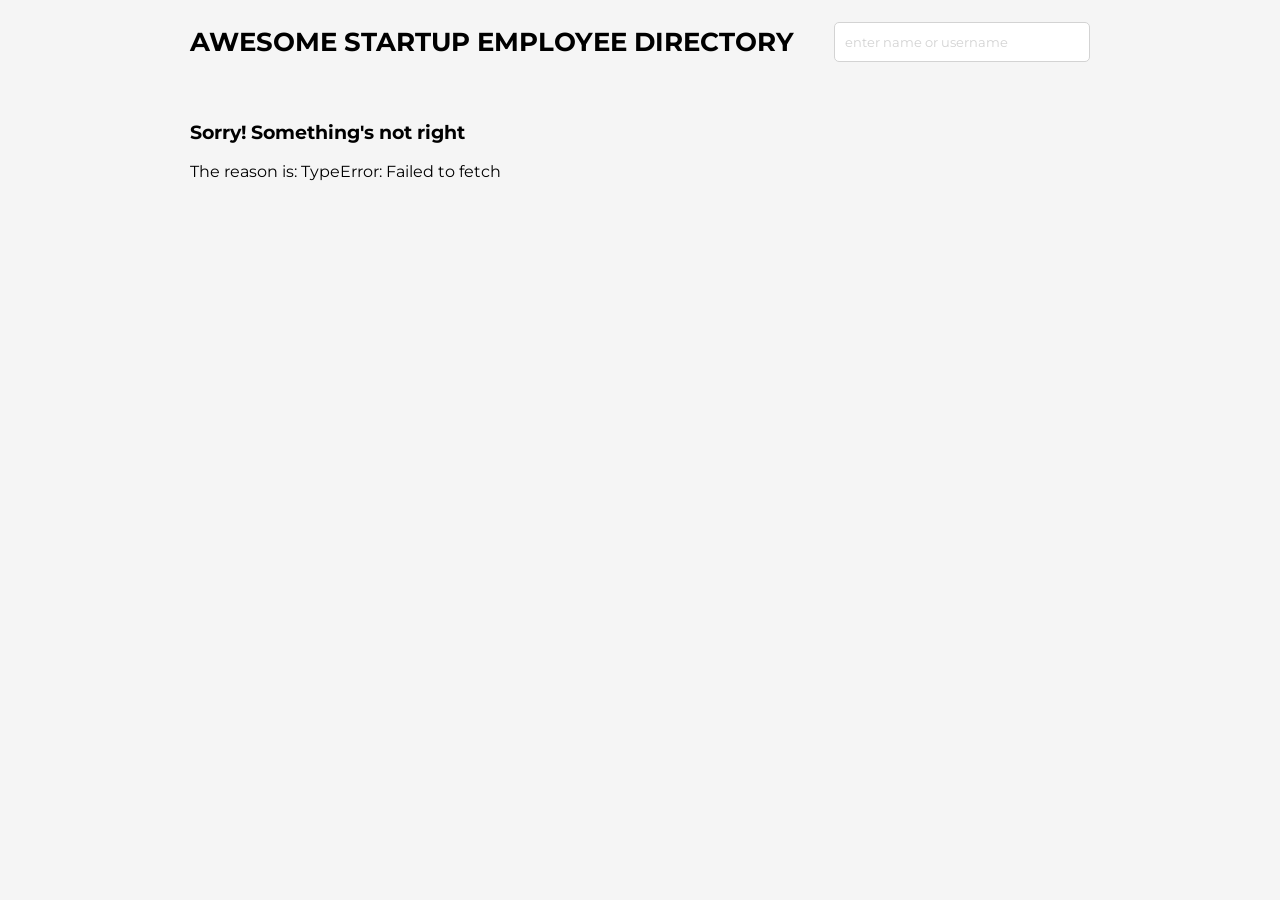
<file: projects/employee_directory_v1/index.html>
<!DOCTYPE html>
<html lang="en">
<head>
  <meta charset="UTF-8">
  <meta name="viewport" content="width=device-width, initial-scale=1.0">
  <meta http-equiv="X-UA-Compatible" content="ie=edge">
  <link rel="stylesheet" href="css/normalize.css">
  <link href="https://fonts.googleapis.com/css?family=Montserrat:300,700&display=swap" rel="stylesheet">
  <link rel="stylesheet" href="css/style.css">
  <title>employee directory</title>
</head>
<body>
  <div class="wrapper">
    <header>
      <h1 class="title">awesome startup employee directory</h1>
      <input type="text" class="search" placeholder="enter name or username">
    </header>
    <main class="grid">
    </main>
    <div class="modal">
      <div class="modal-content">
      </div>
    </div>
  </div> <!-- end of .wrapper -->
  <script src="js/main.js"></script>
</body>
</html>
</file>
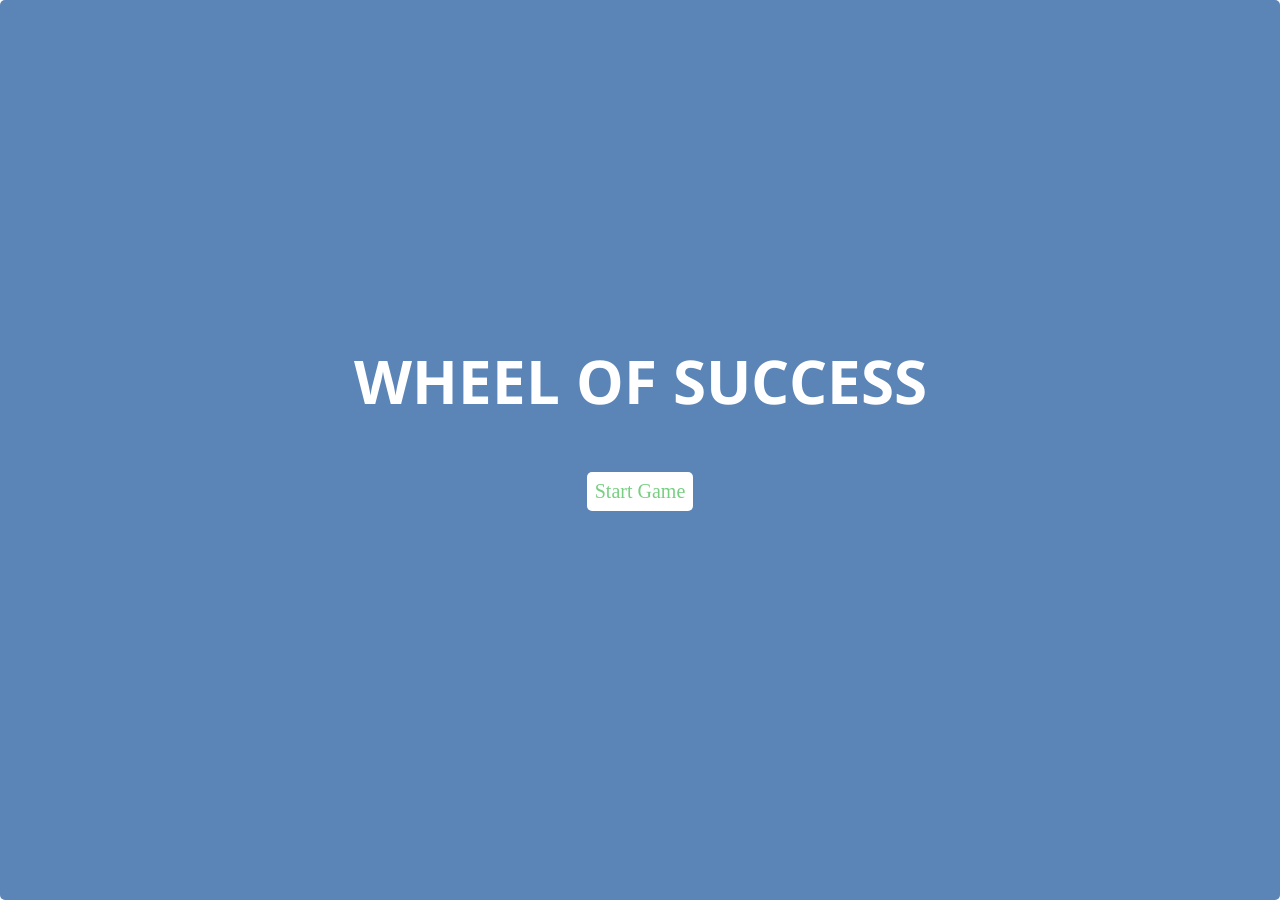
<file: projects/game_show_app_v1.2/index.html>
<!DOCTYPE html>
<html lang="en">
  <head>
    <meta charset="utf-8">
    <title>Wheel of Success!</title>
    <meta name="viewport" content="width=device-width, initial-scale=1.0">
    <link href="css/styles.css" rel="stylesheet">
  </head>
  <body>
    <div class="main-container">
      <div id="overlay" class="start">
        <h2 class="title">Wheel of Success</h2>
        <a class="btn__reset">Start Game</a>
      </div>

      <div id="banner" class="section">
        <h2 class="header">Wheel of Success</h2>
      </div>

      <div id="phrase" class="section">
        <ul></ul>
      </div>
      <div id="qwerty" class="section">
        <div class="keyrow">
          <button>q</button><button>w</button><button>e</button><button>r</button><button>t</button><button>y</button><button>u</button><button>i</button><button>o</button><button>p</button>
        </div>
        <div class="keyrow">
          <button>a</button><button>s</button><button>d</button><button>f</button><button>g</button><button>h</button><button>j</button><button>k</button><button>l</button>
        </div>
        <div class="keyrow">
          <button>z</button><button>x</button><button>c</button><button>v</button><button>b</button><button>n</button><button>m</button>
        </div>
      </div>

      <div id="scoreboard" class="section">
        <ol>
          <li class="tries"><img src="images/liveHeart.png" height="35px" width="30px"></li>
          <li class="tries"><img src="images/liveHeart.png" height="35px" width="30px"></li>
          <li class="tries"><img src="images/liveHeart.png" height="35px" width="30px"></li>
          <li class="tries"><img src="images/liveHeart.png" height="35px" width="30px"></li>
          <li class="tries"><img src="images/liveHeart.png" height="35px" width="30px"></li>
        </ol>
      </div>
    </div>
    <script type="text/javascript" src="js/phrases.js"></script>
    <script type="text/javascript" src="js/app.js"></script>
  </body>
</html>
</file>
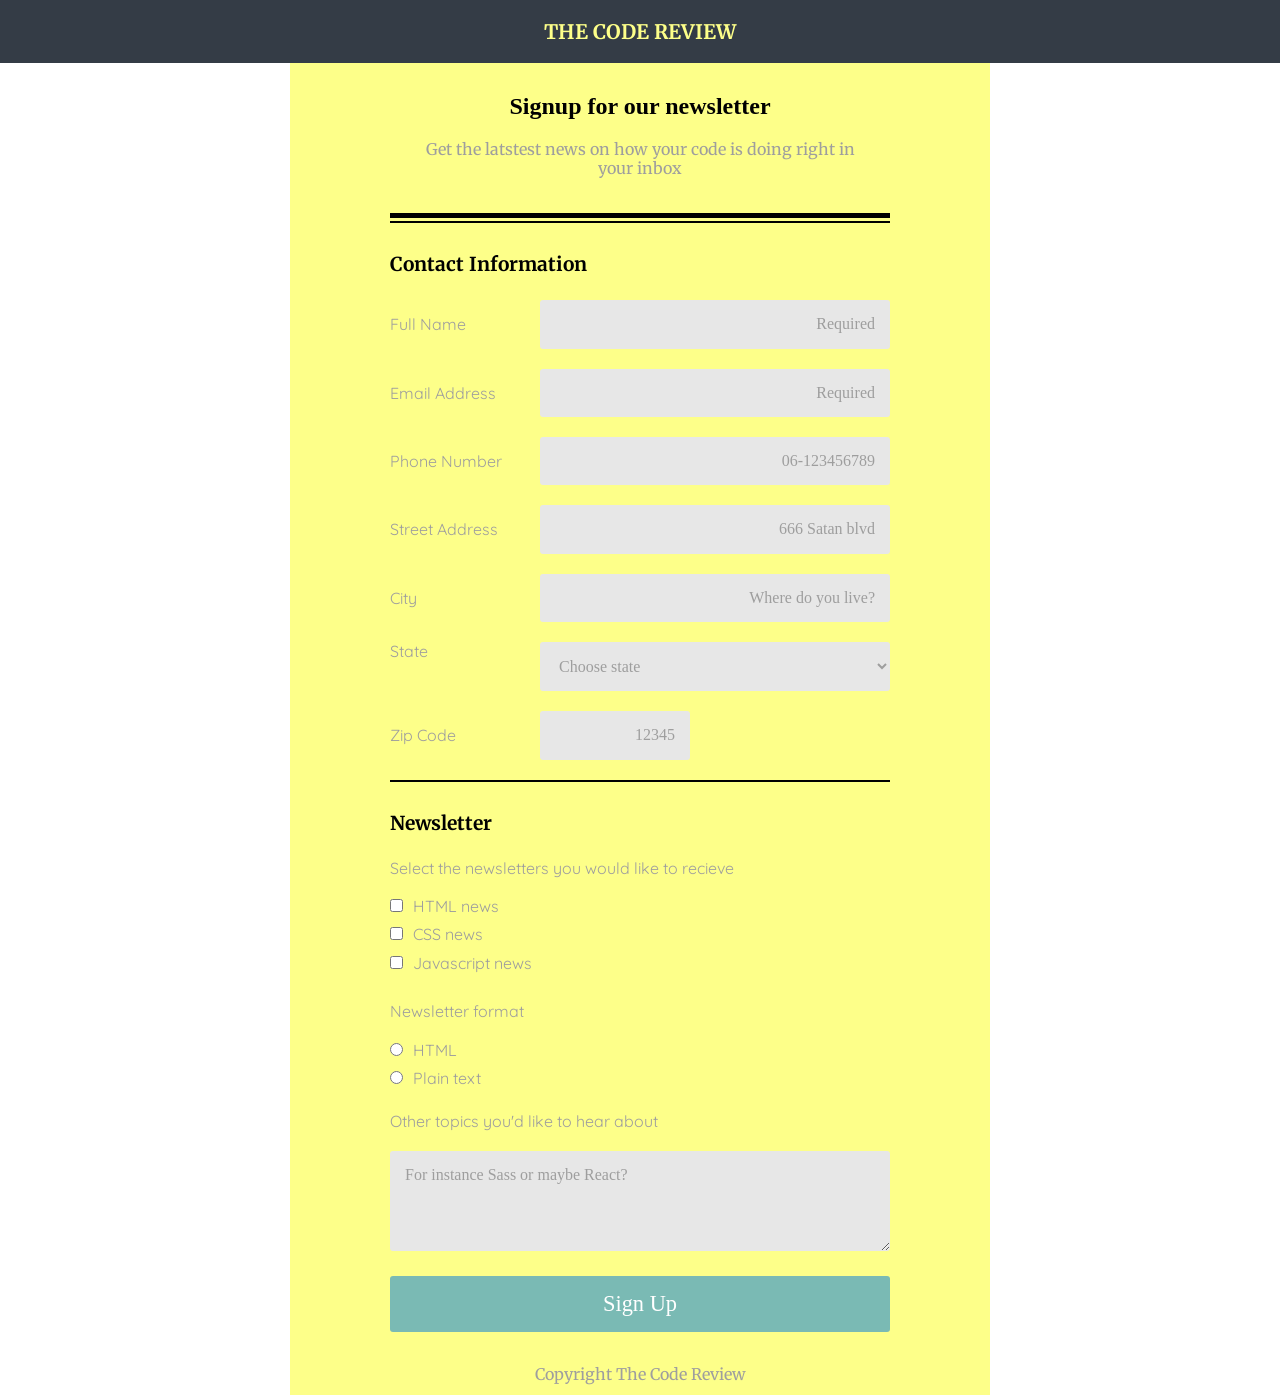
<file: projects/online_registration_v4/index.html>
<!DOCTYPE html>
<html lang="en">
  <head>
    <meta charset="UTF-8">
    <meta name="viewport" content="width=device-width,initial-scale=1">
    <title>Adriaan's online registration V4</title>
    <link rel="stylesheet" href="css/normalize.css" type="text/css">
    <link href="https://fonts.googleapis.com/css?family=Merriweather:400,700|Quicksand&display=swap" rel="stylesheet">
    <link rel="stylesheet" href="css/style.css" type="text/css">
  </head>
  <body>

    <header>
      <h1>the code review</h1>

    </header>

    <div class="wrapper">
      <div class="signup-text">
        <h2>Signup for our newsletter</h2>
        <p>Get the latstest news on how your code is doing right in your inbox</p>
      </div>
      <main>
        <form action="#" method="post" id="main_form">
          <fieldset id="first-fs">
            <legend>Contact Information</legend>
          <div class="first">
              <label for="name">Full Name</label>
                  <input type="text" id="name" name="user_name" required  placeholder="Required">
              <label for="email">Email Address</label>
                <input type="email" id="email" name="user_email" required   placeholder="Required">
              <label for="phone">Phone Number</label>
                <input type="tel" id="phone" name="user_phone" placeholder="06-123456789">
              <label for="address">Street Address</label>
                <input type="text" id="address" name="user_address" placeholder="666 Satan blvd">
              <label for="city">City</label>
                <input type="text" id="city" name="user_city" placeholder="Where do you live?">

              <label for="state">State</label>
                <select id="state" name="user_state">
                    <option value="" hidden>Choose state</option>
                  <optgroup label="US STATES">
                    <option value="AL">Alabama</option>
                  	<option value="AK">Alaska</option>
                  	<option value="AZ">Arizona</option>
                  	<option value="AR">Arkansas</option>
                  	<option value="CA">California</option>
                  	<option value="CO">Colorado</option>
                  	<option value="CT">Connecticut</option>
                  	<option value="DE">Delaware</option>
                  	<option value="DC">District Of Columbia</option>
                  	<option value="FL">Florida</option>
                  	<option value="GA">Georgia</option>
                  	<option value="HI">Hawaii</option>
                  	<option value="ID">Idaho</option>
                  	<option value="IL">Illinois</option>
                  	<option value="IN">Indiana</option>
                  	<option value="IA">Iowa</option>
                  	<option value="KS">Kansas</option>
                  	<option value="KY">Kentucky</option>
                  	<option value="LA">Louisiana</option>
                  	<option value="ME">Maine</option>
                  	<option value="MD">Maryland</option>
                  	<option value="MA">Massachusetts</option>
                  	<option value="MI">Michigan</option>
                  	<option value="MN">Minnesota</option>
                  	<option value="MS">Mississippi</option>
                  	<option value="MO">Missouri</option>
                  	<option value="MT">Montana</option>
                  	<option value="NE">Nebraska</option>
                  	<option value="NV">Nevada</option>
                  	<option value="NH">New Hampshire</option>
                  	<option value="NJ">New Jersey</option>
                  	<option value="NM">New Mexico</option>
                  	<option value="NY">New York</option>
                  	<option value="NC">North Carolina</option>
                  	<option value="ND">North Dakota</option>
                  	<option value="OH">Ohio</option>
                  	<option value="OK">Oklahoma</option>
                  	<option value="OR">Oregon</option>
                  	<option value="PA">Pennsylvania</option>
                  	<option value="RI">Rhode Island</option>
                  	<option value="SC">South Carolina</option>
                  	<option value="SD">South Dakota</option>
                  	<option value="TN">Tennessee</option>
                  	<option value="TX">Texas</option>
                  	<option value="UT">Utah</option>
                  	<option value="VT">Vermont</option>
                  	<option value="VA">Virginia</option>
                  	<option value="WA">Washington</option>
                  	<option value="WV">West Virginia</option>
                  	<option value="WI">Wisconsin</option>
                  	<option value="WY">Wyoming</option>
                  <optgroup label="OUTLYING TERRITORIES">
                    <option value="AS">American Samoa</option>
                    <option value="GU">Guam</option>
                    <option value="MP">Northern Mariana Islands</option>
                    <option value="PR">Puerto Rico</option>
                    <option value="UM">United States Minor Outlying Islands</option>
                    <option value="VI">Virgin Islands</option>
                </select>
              <label for="zip">Zip Code</label>
                <input type="text" id="zip" name="user_zipcode" placeholder="12345">
              </div><!--end of first div -->
            </fieldset>

          <fieldset id="second-fs">
            <legend>Newsletter</legend>
              <label id="newsletter"> Select the newsletters you would like to recieve</label>

                <input type="checkbox" id="HTML_news" value="HTML" name="newsletter">
                  <label for="HTML_news">HTML news</label>

                <input type="checkbox" id="CSS_news" value="CSS" name="newsletter">
                  <label for="CSS_news">CSS news</label>

                <input type="checkbox" id="javascript_news" value="Javascript" name="newsletter">
                  <label for="javascript_news">Javascript news</label>


              <label id="nl-format"> Newsletter format</label>
                <input type="radio" id="HTML_format" value="HTML" name="format">
                  <label for="HTML_format">HTML</label>
                <input type="radio" id="plain_format" value="CSS" name="format">
                  <label for="plain_format">Plain text</label>
              <label for="other_topics">Other topics you'd like to hear about</label>
              <textarea id="other_topics" name="topics" placeholder="For instance Sass or maybe React?"></textarea>
          </fieldset>

          <button type="submit" form="main_form">Sign Up</button>

        </form>
      </main>
      <footer>
        <p>Copyright The Code Review</p>
      </footer>
    </div><!-- end of wrapper -->
  </body>
</html>
</file>
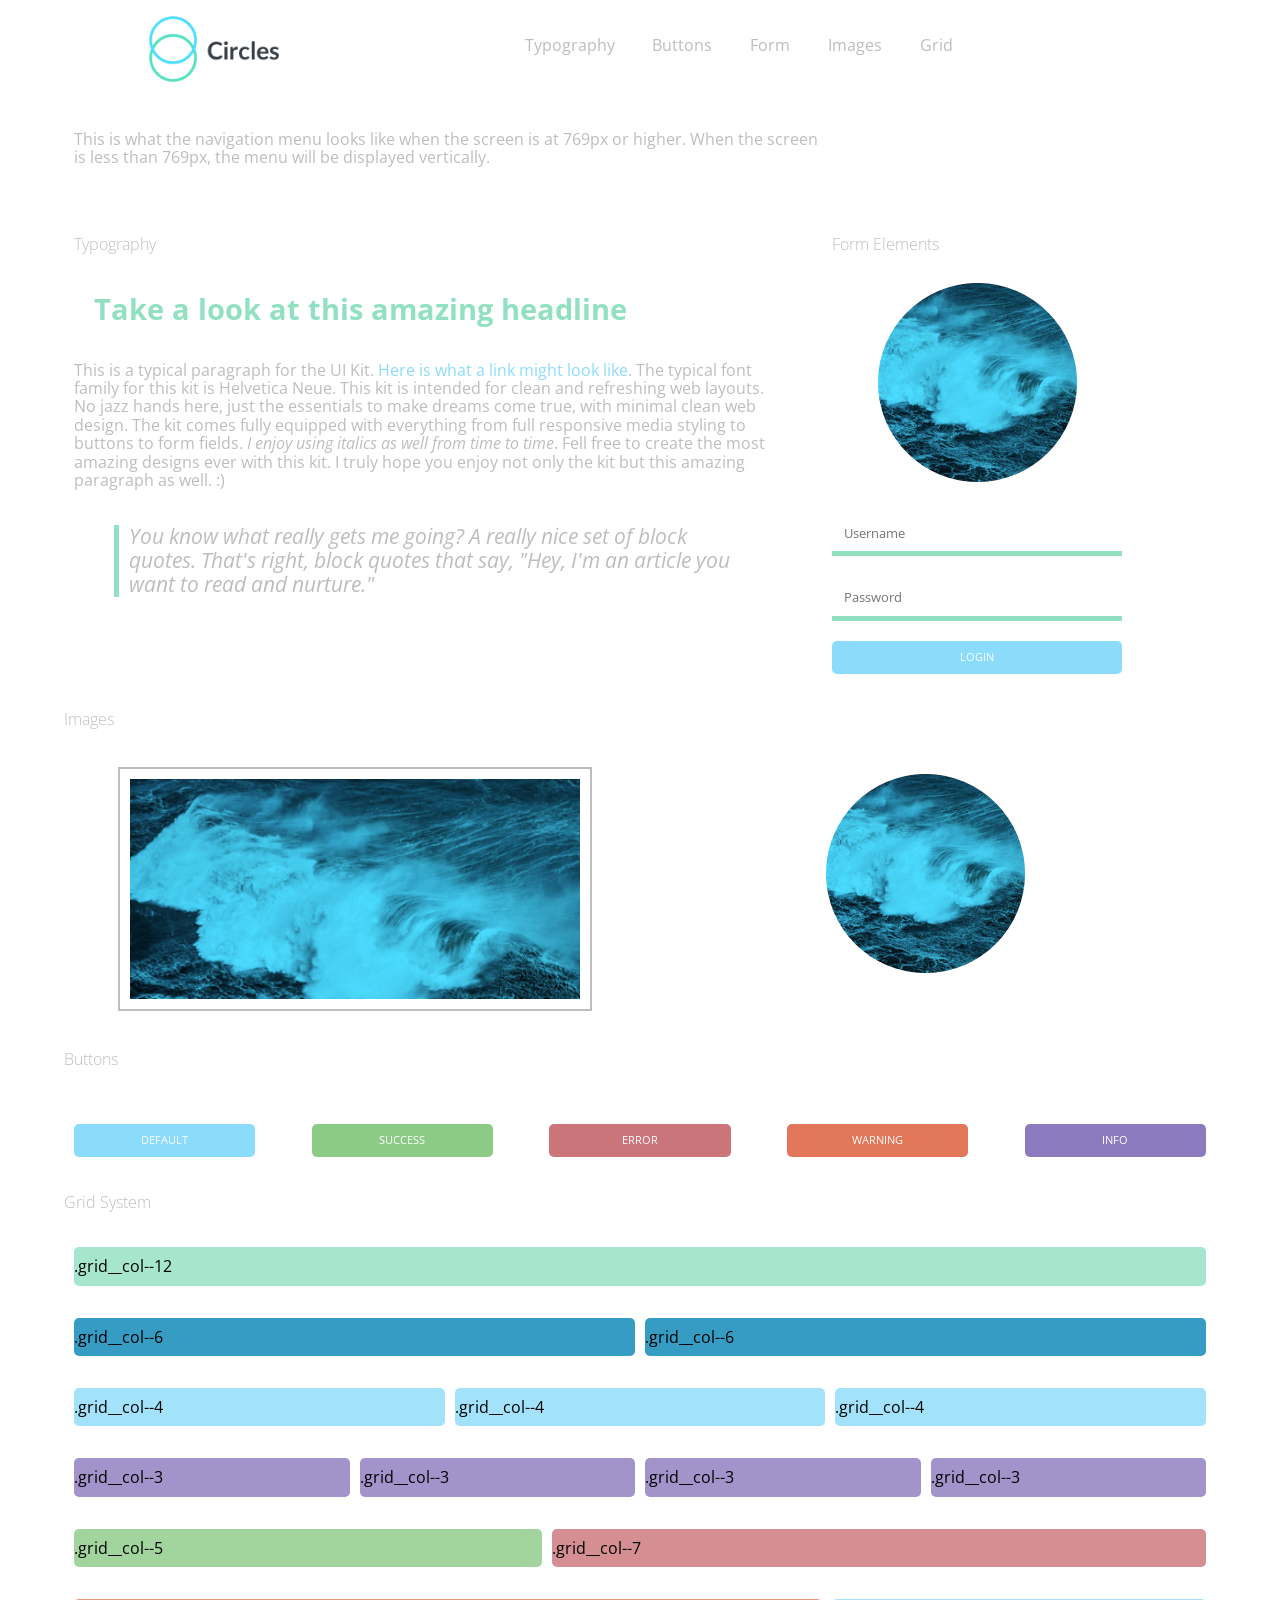
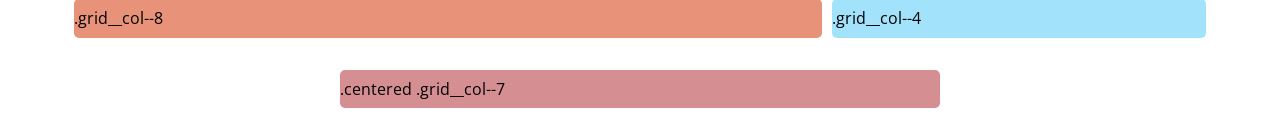
<file: projects/style_guide_v6/index.html>
<!doctype html>
<html lang="en">

<head>
  <meta charset="utf-8">
  <title>Circles UI Kit</title>
  <meta name="viewport" content="width=device-width, initial-scale=1">
  <link rel="stylesheet" href="css/styles.css">
</head>
<!--
    List of classes used
dhbdvbdvabdrvjabdbv.akjd
    Grid:
    .container
    .grid__row
    .grid__col--1
    .grid__col--2
    .grid__col--3
    .grid__col--4
    .grid__col--5
    .grid__col--6
    .grid__col--7
    .grid__col--8
    .grid__col--9
    .grid__col--10
    .grid__col--11
    .grid__col--12
    .card
    .centered
    .theme__colors
    (.grid__col--1, .grid__col--2, .grid__col--10, and .grid__col--11 are not used here in the HTML but would be good to include in the Sass)

    Typography:
    .container
    .link
    .blockquote
    .headline--primary
    .headline--secondary

    Image:
    .img--logo
    .img--frame
    .img--avatar

    Navigation:
    .nav
    .nav__item

    Buttons:
    .btn--default
    .btn--success
    .btn--error
    .btn--warning
    .btn--info
    .theme__colors

    Forms:
    .form
    .form__label--hidden
    .form__input

  -->

<body class="container">
  <div class="grid__row">
    <div class="grid__col--3">
      <a class="link" href="/">
        <img class="img--logo" alt="circles logo" src="images/logo.png">
      </a>
    </div>
    <div class="grid__col--9">
      <nav role="navigation">
        <ul class="nav">
          <li class="nav__item"><a href="#type">Typography</a></li>
          <li class="nav__item"><a href="#buttons">Buttons</a></li>
          <li class="nav__item"><a href="#forms">Form</a></li>
          <li class="nav__item"><a href="#images">Images</a></li>
          <li class="nav__item"><a href="#grid">Grid</a></li>
        </ul>
      </nav>
    </div>
  </div>

  <div class="grid__row">
    <div class="grid__col--12">
      <div class="card">
        <p>This is what the navigation menu looks like when the screen is at 769px or higher. When the screen is less
          than 769px,
          the menu will be displayed vertically.</p>
      </div>
    </div>
  </div>

  <div class="grid__row">
    <div class="grid__col--8">
      <div class="card">
        <h4 id="type" class="headline--secondary">Typography</h4>
        <h1 class="headline--primary">Take a look at this amazing headline</h1>
        <p>This is a typical paragraph for the UI Kit. <a href="#" class="link">Here is what a link might look like</a>.
          The
          typical font family for this kit is Helvetica Neue. This kit is intended for clean and refreshing web layouts.
          No jazz hands here, just the essentials to make dreams come true, with minimal clean web design. The kit comes
          fully equipped with everything from full responsive media styling to buttons to form fields. <em>I enjoy using
            italics as well from time to time</em>.
          Fell free to create the most amazing designs ever with this kit. I truly hope you enjoy not only the kit but
          this
          amazing paragraph as well. :)</p>
        <blockquote class="blockquote">You know what really gets me going? A really nice set of block quotes. That's
          right, block quotes that say, "Hey,
          I'm an article you want to read and nurture."</blockquote>
      </div>
    </div>
    <div class="grid__col--4">
      <form class="form">
        <legend id="forms" class="headline--secondary">Form Elements</legend>
        <img class="img--avatar" src="images/avatar.png" alt="Avatar">
        <label class="form__label--hidden" for="username">Username:</label>
        <input class="form__input" type="text" id="username" placeholder="Username">
        <label class="form__label--hidden" for="password">Password:</label>
        <input class="form__input" type="password" id="password" placeholder="Password">
        <button class="btn--default theme__colors" type="submit" value="Login">Login</button>
      </form>
    </div>
  </div>

  <h4 id="images" class="headline--secondary">Images</h4>

  <div class="grid__row">
    <div class="grid__col--6">
      <img class="img--frame" src="images/image.png" alt="sample image">
    </div>
    <div class="grid__col--6">
      <img class="img--avatar" src="images/avatar.png" alt="Avatar">
    </div>
  </div>

  <h4 id="buttons" class="headline--secondary">Buttons</h4>

  <div class="grid__row">
    <div class="grid__col--12">
      <button class="btn--default theme__colors">default</button>
      <button class="btn--success theme__colors">success</button>
      <button class="btn--error theme__colors">error</button>
      <button class="btn--warning theme__colors">warning</button>
      <button class="btn--info theme__colors">info</button>
    </div>
  </div>

  <h4 id="grid" class="headline--secondary">Grid System</h4>

  <div class="grid__row">
    <div class="grid__col--12 theme__colors">.grid__col--12</div>
  </div>
  <div class="grid__row">
    <div class="grid__col--6 theme__colors">.grid__col--6</div>
    <div class="grid__col--6 theme__colors">.grid__col--6</div>
  </div>
  <div class="grid__row">
    <div class="grid__col--4 theme__colors">.grid__col--4</div>
    <div class="grid__col--4 theme__colors">.grid__col--4</div>
    <div class="grid__col--4 theme__colors">.grid__col--4</div>
  </div>
  <div class="grid__row">
    <div class="grid__col--3 theme__colors">.grid__col--3</div>
    <div class="grid__col--3 theme__colors">.grid__col--3</div>
    <div class="grid__col--3 theme__colors">.grid__col--3</div>
    <div class="grid__col--3 theme__colors">.grid__col--3</div>
  </div>
  <div class="grid__row">
    <div class="grid__col--5 theme__colors">.grid__col--5</div>
    <div class="grid__col--7 theme__colors">.grid__col--7</div>
  </div>
  <div class="grid__row">
    <div class="grid__col--8 theme__colors">.grid__col--8</div>
    <div class="grid__col--4 theme__colors">.grid__col--4</div>
  </div>
  <div class="grid__row">
    <div class="grid__col--7 theme__colors centered">.centered .grid__col--7</div>
  </div>

</body>

</html>
</file>
<file: projects/employee_directory_v1/css/style.css>
/*************** MAIN STYLES ***************/

*{
  box-sizing: border-box;
}

body{
  margin: 0;
  padding: 0;
  font-family: 'Montserrat', sans-serif;
  color: #000;
  background-color: #f5f5f5;
  width: 100%;
  height: 100vh;
}

.wrapper{
  display: flex;
  flex-direction: column;
  justify-content: center;
  align-items: center;
  margin: 0 auto;
}

header{
  display: flex;
  flex-direction: column;
  justify-content: space-between;
  align-items: center;
  margin: 10px;
  width: calc(100% - 20px);
}

.title{
  text-align: center;
  font-size: 1.6em;
  text-transform: uppercase;
}

.search{
  width: 80%;
  max-width: 256px;
  height: 40px;
  border-radius: 5px;
  border: 1px solid lightgrey;
  padding-left: 5px;
}


.search::placeholder{
  font-size: .8em;
  color: lightgrey;
}

.search[type=text]{
  padding-left: 10px;
}


.grid{
  display: grid;
  grid-template-columns: repeat(auto-fit, minmax(250px, 1fr));
  grid-template-rows: auto;
  grid-gap: 10px;
  margin: 20px;
  width: 80%;
  max-width: 900px;
}

.grid-item{
  display: flex;
  justify-content: center;
  background-color: white;
  padding: 20px 10px;
  height: 150px;
  border-radius: 5px;
  border: 3px solid lightgrey;
  cursor:pointer;
}

.img-container{
  width: 100%;
  height: auto;
  max-width: 120px;
}

.grid-item img{
    width:  100%;
    height: auto;
    padding: 0 10px;
    border-radius: 50%;
}

.text-container{
  display: flex;
  flex-direction: column;
  justify-content: flex-start;
  align-items: flex-start;
  width: 100%;
}

.text-container h3{
  font-size: 1em;
  margin: 5px 0;
}

.text-container p{
  color: grey;
  font-size: .6em;
  margin: 0 0 5px;
}

/*************** MODAL WINDOW ***************/

.modal{
  display: none;
  position: fixed;
  z-index: 1;
  left: 0;
  top: 0;
  width: 100%;
  height: 100%;
  overflow: auto;
  background-color: rgba(0,0,0,0.8);
}

.modal-content{
  background-color: #f5f5f5;
  width: 80%;
  max-width: 630px;
  padding: 0 20px;
  margin: 100px auto;
  border: 3px solid lightblue;
  border-radius: 5px;
}

.modal-content .img-container{
  padding: 36px 0 10px;
  margin: 0 auto;
}

.modal-content img{
  border-radius: 50%;
}

.modal-content .text-container{
  margin: 0 auto;
  align-items: center;
  padding-bottom: 20px;
}

.modal-content .text-container p{
  font-size: 1em;
  margin: .5em 0;
}

.text-container-modal{
  display: none;
  text-align: center;
  padding: 20px 0;
  color: grey;
  border-top: 1px solid grey;
}

.modal-close{
  display: none;
  float: right;
  padding-top: 15px;
  font-size: 1.5em;
  font-weight: bold;
  z-index: 2;
  cursor:pointer;
}

.modal-prev{
  display: none;
  float: left;
  font-size: 1.5em;
  font-weight: bold;
  z-index: 2;
  cursor:pointer;
}

.modal-next{
  display: none;
  float: right;
  font-size: 1.5em;
  font-weight: bold;
  z-index: 2;
  cursor:pointer;
}

/*************** PSEUDO STYLES ***************/

.search:focus{
  outline: none;
  border: 1px solid lightblue;
}

.grid-item:hover{
  border: 3px solid lightblue;
}





/*************** MEDIA QUERIES ***************/

@media screen and (min-width: 530px){

  .grid{
    width: calc(100% - 20px);
  }

  .grid-item{
    justify-content: space-between;
  }

  .img-container{
    width: 30%;
  }

  .text-container{
    width: 70%;
  }

}

@media screen and (min-width: 768px){

  header{
    flex-direction: row;
    justify-content: space-between;
    align-items: center;
    max-width: 900px;
  }

  .title{
    text-align: left;
  }

  .search{
    margin-left: 20px;
  }
}
</file>
<file: projects/game_show_app_v1.2/css/styles.css>
/* Main styles */
@import url('https://fonts.googleapis.com/css?family=Open+Sans:400,700&Roboto:300');

/* Variables */

:root {
  --color-win: #78CF82;
  --color-lose: #D94545;
  --color-start: #5b85b7;
  --color-neutral: #445069;
  --color-neutral-light: #D2D2D2;
  --color-keys: #37474F;
  --color-keys-light: #E5E5E5;
  --font-size-large: 60px;
  --font-size-medium: 20px;
  --transition: all .2s ease-in-out;
}

/* main */

* {
  box-sizing: border-box;
}

body {
  justify-content: space-evenly;
  flex-direction: column;
  display: flex;
  height: 100vh;
}

li, ol, ul {
  padding: 0;
  display: inline-block;
}

h2 {
  margin: 0;
  text-transform: uppercase;
  font-family: 'Open Sans', sans-serif;
  font-size: var(--font-size-large);
  margin: 0;
}

button {
  margin: 6px;
  border: 1px solid transparent;
  padding: .5rem 1rem;
  color: var(--color-keys);
  font-size: var(--font-size-medium);
  background-color: var(--color-keys-light);
  border-radius: 5px;
  -webkit-transition: var(--transition);
  -o-transition: var(--transition);
  transition: var(--transition);
}

.main-container {
  display: flex;
  flex-direction: column;
  justify-content: space-around;
  height: 100%;
  max-height: 900px;
  text-align: center;
}

.section {
  width: 100%;
  padding: 10px;
}

/* Title */

.header {
  color: var(--color-start);
}

/* Phrase */

.letter {
  font-size: var(--font-size-medium);
  height: 65px;
  width: 65px;
  padding: 20px 1px 0 1px;
  margin-right: 2px;
  color: transparent;
  background: var(--color-neutral-light);
  border-radius: 5px;
  transition: all .5s ease-in;/* i can do some more here */

}

/* .transition__reset{
  transition: none;
} */

/*
.show:hover{
  background-color: red;
}
*/

.btn__winlose{
  padding: 8px;
  margin: 50px auto;
  background: #FFFFFF;
  border-radius: 5px;
  font-size: var(--font-size-medium);
}


.space {
  width: 15px;
}

.show {
  color: #000;
  background-color: #76CE82;


}

/* Keyboard */

.keyrow {
  display: flex;
  justify-content: center;
}

.chosen {
  background: var(--color-neutral);
  border-radius: 5px;
  font-size: var(--font-size-medium);
  color: #FFFFFF;
}

.btn__reset {
  padding: 8px;
  margin: 50px auto;
  background: #FFFFFF;
  border-radius: 5px;
  font-size: var(--font-size-medium);
}

/* Overlay */

#overlay {
  display: flex;
  flex-direction: column;
  position: fixed;
  color: #FFFFFF;
  justify-content: center;
  top: 0;
  bottom: 0;
  left: 0;
  right: 0;
  border-radius: 5px;
}

.title {
  color: #FFF;
}

.start {
  background-color: var(--color-start);
}

.start a {
  color: var(--color-win);
}

.win {
  background-color: var(--color-win);
}

.win a {
  color: var(--color-win);
}

.lose {
  background-color: var(--color-lose);
}

.lose a {
  color: var(--color-lose);
}
</file>
<file: projects/online_registration_v4/css/style.css>
/**************MOBILE FIRST**************/
/********made for 320px min-width********/

/******MAIN STYLES******/

*{
  box-sizing: border-box;
}

body{
  margin:0;
  color: #000;
  background-color: #fff;
}

.wrapper{
  margin: 0 auto;
  width: 90%;
  padding: 0 10px;
  background-color: #fdff89;
}

/***TEXT***/

h1,p{
  font-family: 'Merriweather', serif;
}

legend{
  font-size: 1.2em;
  font-family: 'Merriweather', serif;
  font-weight: 700;
  margin: 25px 0;
  padding-top: 30px;
}

p{
  color: #9e9e9e;
  font-size: 1em;
}

label{
  color: #9e9e9e;
  font-family: 'Quicksand', sans-serif;
}

/***HEADER***/

header h1{
  color: #fdff89;
  background-color: #343C46;
  margin: 0 auto;
  padding: 20px 0;
  text-align: center;
  text-transform: uppercase;
  font-size: 20px;
}
.signup-text{
  text-align: center;
  padding: 10px 20px 20px;
  border-bottom: 5px solid #000;
  max-width: 500px;
  margin: 0 auto;
}

.signup-text h2{
  font-size: 1.5em;
}


/***CONTACT INFORMATION***/

main{
  border-top:2px solid #000;
  margin: 3px auto;
  max-width: 500px;
  min-height: calc(100vh - 250px);
}

fieldset{
  border:none;
  margin: 0 auto;
  padding: 0;
  width: 100%;
}

#first-fs{
  border-bottom: 2px solid #000;
}

input,
select{
  display: block;
  width: 100%;
  margin-bottom: 20px;
  padding: 15px;
  color: #9e9e9e;
  background-color: #e7e7e7;
  border-style: none;
  border-radius: 3px;
}

label{
  display: block;
  padding-bottom: 10px;
}

input[id$="zip"]{
  width: 40%;
  max-width: 150px;
}

::placeholder{
  color: #9e9e9e;
  text-align: right;
}

textarea[id^=other]::placeholder{
  text-align: left;
}


/***NEWSLETTER***/

[type~=checkbox]{
  float:left;
  width: auto;
  margin: 2px 10px 0 0;
} /* align checkboxes to the left */

label[id$=newsletter]{
  margin-bottom: 10px;
}

label[id$=nl-format]{
  margin-bottom: 10px;
}

[type~=radio]{
  float:left;
  width: auto;
  margin: 2px 10px 0 0;
}

label[for$="format"]{
  clear: right;
  padding-bottom: 10px;
}

label[for$=topics]{
  padding: 15px 0 10px;
} /* makes the standard padding bigger */

label[for$=javascript_news]{
  margin-bottom: 20px;
}

textarea{
  display: block;
  width: 100%;
  height: 100px;
  margin-top: 10px;
  padding: 15px;
  background-color: #e7e7e7;
  border-style: none;
  border-radius: 3px;
}

button{
  display: block;
  width: 100%;
  margin: 25px 0 0;
  padding: 15px;
  color: #fff;
  background-color: #7abab4;
  border-style: none;
  border-radius: 3px;
  font-size: 1.4em;
}


/***FOOTER***/

footer{
 height: 40px;
 margin: 0 auto;
 padding: 30px 0;
}

footer p{
  text-align: center;
  margin: 0;
}

/***PSEUDO STYLES***/

input:focus,
select:focus,
textarea:focus,
button:focus{
  outline: none;
  box-shadow: 0 0 0 2px #536989;
  transition: all 0.4s linear;
}

input:focus,
textarea:focus{
  background-color: #edc3c5;
  transition: all 0.4s ease-in-out;
}

/**************MEDIA QUERIES**************/

@media screen and (min-width: 768px){

.wrapper{
  max-width: 700px;
}

.first{
  display: flex;
  flex-direction: row;
  flex-wrap: wrap;
  justify-content: flex-start;
}

.first
label{
  display: inline-block;
  flex-basis: 30%;
  padding-top: 15px;
}

.first
input,select{
  display: inline-block;
  flex-basis: 70%;
}


label[for=zip]{
  flex-basis: 30%;
}

input[id=zip]{
  flex-basis: 30%;
  margin-right: 40%;
}

label[for=state]{
  padding-top: 0;
}

}
</file>
<file: projects/style_guide_v6/css/styles.css>
@import url("https://fonts.googleapis.com/css?family=Open+Sans:400,400i,800&display=swap");
.nav__item {
  background-color: #fff;
  border-radius: 5px;
  margin: 10px 0;
  text-align: center;
}

.link {
  color: #8BDCFB;
}

.img--avatar, .img--frame, .img--logo {
  display: block;
  margin: 0 auto;
}

.btn--info, .btn--warning, .btn--error, .btn--success, .btn--default {
  text-transform: uppercase;
  font-size: 0.7em;
  display: block;
  width: 100%;
  padding: 10px 0;
  margin-top: 20px;
  margin-right: 10px;
  border-radius: 5px;
  border-style: none;
  color: #fff;
}

.btn--default {
  background-color: #8BDCFB;
}

.btn--success {
  background-color: #8BCB85;
}

.btn--error {
  background-color: #CB7479;
}

.btn--warning {
  background-color: #E17758;
}

.btn--info {
  background-color: #8B7ABD;
}

/*! normalize.css v8.0.1 | MIT License | github.com/necolas/normalize.css */
/* Document
   ========================================================================== */
/**
 * 1. Correct the line height in all browsers.
 * 2. Prevent adjustments of font size after orientation changes in iOS.
 */
html {
  line-height: 1.15;
  /* 1 */
  -webkit-text-size-adjust: 100%;
  /* 2 */
}

/* Sections
   ========================================================================== */
/**
 * Remove the margin in all browsers.
 */
body {
  margin: 0;
}

/**
 * Render the `main` element consistently in IE.
 */
main {
  display: block;
}

/**
 * Correct the font size and margin on `h1` elements within `section` and
 * `article` contexts in Chrome, Firefox, and Safari.
 */
h1 {
  font-size: 2em;
  margin: 0.67em 0;
}

/* Grouping content
   ========================================================================== */
/**
 * 1. Add the correct box sizing in Firefox.
 * 2. Show the overflow in Edge and IE.
 */
hr {
  box-sizing: content-box;
  /* 1 */
  height: 0;
  /* 1 */
  overflow: visible;
  /* 2 */
}

/**
 * 1. Correct the inheritance and scaling of font size in all browsers.
 * 2. Correct the odd `em` font sizing in all browsers.
 */
pre {
  font-family: monospace, monospace;
  /* 1 */
  font-size: 1em;
  /* 2 */
}

/* Text-level semantics
   ========================================================================== */
/**
 * Remove the gray background on active links in IE 10.
 */
a {
  background-color: transparent;
}

/**
 * 1. Remove the bottom border in Chrome 57-
 * 2. Add the correct text decoration in Chrome, Edge, IE, Opera, and Safari.
 */
abbr[title] {
  border-bottom: none;
  /* 1 */
  text-decoration: underline;
  /* 2 */
  text-decoration: underline dotted;
  /* 2 */
}

/**
 * Add the correct font weight in Chrome, Edge, and Safari.
 */
b,
strong {
  font-weight: bolder;
}

/**
 * 1. Correct the inheritance and scaling of font size in all browsers.
 * 2. Correct the odd `em` font sizing in all browsers.
 */
code,
kbd,
samp {
  font-family: monospace, monospace;
  /* 1 */
  font-size: 1em;
  /* 2 */
}

/**
 * Add the correct font size in all browsers.
 */
small {
  font-size: 80%;
}

/**
 * Prevent `sub` and `sup` elements from affecting the line height in
 * all browsers.
 */
sub,
sup {
  font-size: 75%;
  line-height: 0;
  position: relative;
  vertical-align: baseline;
}

sub {
  bottom: -0.25em;
}

sup {
  top: -0.5em;
}

/* Embedded content
   ========================================================================== */
/**
 * Remove the border on images inside links in IE 10.
 */
img {
  border-style: none;
}

/* Forms
   ========================================================================== */
/**
 * 1. Change the font styles in all browsers.
 * 2. Remove the margin in Firefox and Safari.
 */
button,
input,
optgroup,
select,
textarea {
  font-family: inherit;
  /* 1 */
  font-size: 100%;
  /* 1 */
  line-height: 1.15;
  /* 1 */
  margin: 0;
  /* 2 */
}

/**
 * Show the overflow in IE.
 * 1. Show the overflow in Edge.
 */
button,
input {
  /* 1 */
  overflow: visible;
}

/**
 * Remove the inheritance of text transform in Edge, Firefox, and IE.
 * 1. Remove the inheritance of text transform in Firefox.
 */
button,
select {
  /* 1 */
  text-transform: none;
}

/**
 * Correct the inability to style clickable types in iOS and Safari.
 */
button,
[type=button],
[type=reset],
[type=submit] {
  -webkit-appearance: button;
}

/**
 * Remove the inner border and padding in Firefox.
 */
button::-moz-focus-inner,
[type=button]::-moz-focus-inner,
[type=reset]::-moz-focus-inner,
[type=submit]::-moz-focus-inner {
  border-style: none;
  padding: 0;
}

/**
 * Restore the focus styles unset by the previous rule.
 */
button:-moz-focusring,
[type=button]:-moz-focusring,
[type=reset]:-moz-focusring,
[type=submit]:-moz-focusring {
  outline: 1px dotted ButtonText;
}

/**
 * Correct the padding in Firefox.
 */
fieldset {
  padding: 0.35em 0.75em 0.625em;
}

/**
 * 1. Correct the text wrapping in Edge and IE.
 * 2. Correct the color inheritance from `fieldset` elements in IE.
 * 3. Remove the padding so developers are not caught out when they zero out
 *    `fieldset` elements in all browsers.
 */
legend {
  box-sizing: border-box;
  /* 1 */
  color: inherit;
  /* 2 */
  display: table;
  /* 1 */
  max-width: 100%;
  /* 1 */
  padding: 0;
  /* 3 */
  white-space: normal;
  /* 1 */
}

/**
 * Add the correct vertical alignment in Chrome, Firefox, and Opera.
 */
progress {
  vertical-align: baseline;
}

/**
 * Remove the default vertical scrollbar in IE 10+.
 */
textarea {
  overflow: auto;
}

/**
 * 1. Add the correct box sizing in IE 10.
 * 2. Remove the padding in IE 10.
 */
[type=checkbox],
[type=radio] {
  box-sizing: border-box;
  /* 1 */
  padding: 0;
  /* 2 */
}

/**
 * Correct the cursor style of increment and decrement buttons in Chrome.
 */
[type=number]::-webkit-inner-spin-button,
[type=number]::-webkit-outer-spin-button {
  height: auto;
}

/**
 * 1. Correct the odd appearance in Chrome and Safari.
 * 2. Correct the outline style in Safari.
 */
[type=search] {
  -webkit-appearance: textfield;
  /* 1 */
  outline-offset: -2px;
  /* 2 */
}

/**
 * Remove the inner padding in Chrome and Safari on macOS.
 */
[type=search]::-webkit-search-decoration {
  -webkit-appearance: none;
}

/**
 * 1. Correct the inability to style clickable types in iOS and Safari.
 * 2. Change font properties to `inherit` in Safari.
 */
::-webkit-file-upload-button {
  -webkit-appearance: button;
  /* 1 */
  font: inherit;
  /* 2 */
}

/* Interactive
   ========================================================================== */
/*
 * Add the correct display in Edge, IE 10+, and Firefox.
 */
details {
  display: block;
}

/*
 * Add the correct display in all browsers.
 */
summary {
  display: list-item;
}

/* Misc
   ========================================================================== */
/**
 * Add the correct display in IE 10+.
 */
template {
  display: none;
}

/**
 * Add the correct display in IE 10.
 */
[hidden] {
  display: none;
}

* {
  box-sizing: border-box;
}

ul {
  list-style: none;
  padding: 0;
}

p {
  color: #BDBDBD;
}

a {
  text-decoration: none;
}

.grid__row {
  padding: 1em 10px;
  display: flex;
  flex-direction: column;
}
@media (min-width: 768px) {
  .grid__row {
    margin: 0;
    display: flex;
    flex-direction: row;
    justify-content: space-between;
  }
}
.grid__col--1 {
  margin-top: 10px;
  flex-basis: 100%;
}
@media (min-width: 768px) {
  .grid__col--1 {
    margin: 0;
    flex-basis: 8.3333333333%;
  }
}
.grid__col--2 {
  margin-top: 10px;
  flex-basis: 100%;
}
@media (min-width: 768px) {
  .grid__col--2 {
    margin: 0;
    flex-basis: 16.6666666667%;
  }
}
.grid__col--3 {
  margin-top: 10px;
  flex-basis: 100%;
}
@media (min-width: 768px) {
  .grid__col--3 {
    margin: 0;
    flex-basis: 25%;
  }
}
.grid__col--4 {
  margin-top: 10px;
  flex-basis: 100%;
}
@media (min-width: 768px) {
  .grid__col--4 {
    margin: 0;
    flex-basis: 33.3333333333%;
  }
}
.grid__col--5 {
  margin-top: 10px;
  flex-basis: 100%;
}
@media (min-width: 768px) {
  .grid__col--5 {
    margin: 0;
    flex-basis: 41.6666666667%;
  }
}
.grid__col--6 {
  margin-top: 10px;
  flex-basis: 100%;
}
@media (min-width: 768px) {
  .grid__col--6 {
    margin: 0;
    flex-basis: 50%;
  }
}
.grid__col--7 {
  margin-top: 10px;
  flex-basis: 100%;
}
@media (min-width: 768px) {
  .grid__col--7 {
    margin: 0;
    flex-basis: 58.3333333333%;
  }
}
.grid__col--8 {
  margin-top: 10px;
  flex-basis: 100%;
}
@media (min-width: 768px) {
  .grid__col--8 {
    margin: 0;
    flex-basis: 66.6666666667%;
  }
}
.grid__col--9 {
  margin-top: 10px;
  flex-basis: 100%;
}
@media (min-width: 768px) {
  .grid__col--9 {
    margin: 0;
    flex-basis: 75%;
  }
}
.grid__col--10 {
  margin-top: 10px;
  flex-basis: 100%;
}
@media (min-width: 768px) {
  .grid__col--10 {
    margin: 0;
    flex-basis: 83.3333333333%;
  }
}
.grid__col--11 {
  margin-top: 10px;
  flex-basis: 100%;
}
@media (min-width: 768px) {
  .grid__col--11 {
    margin: 0;
    flex-basis: 91.6666666667%;
  }
}
.grid__col--12 {
  margin-top: 10px;
  flex-basis: 100%;
}
@media (min-width: 768px) {
  .grid__col--12 {
    margin: 0;
    flex-basis: 100%;
  }
}

@media (min-width: 768px) {
  [class^=grid__col] + [class^=grid__col] {
    margin: 0 0 0 10px;
  }
}

.grid__col--1[class*=colors] {
  border-radius: 5px;
  padding: 10px 0;
}

.grid__col--2[class*=colors] {
  border-radius: 5px;
  padding: 10px 0;
}

.grid__col--3[class*=colors] {
  background-color: rgba(139, 122, 189, 0.8);
  border-radius: 5px;
  padding: 10px 0;
}

.grid__col--4[class*=colors] {
  background-color: rgba(139, 220, 251, 0.8);
  border-radius: 5px;
  padding: 10px 0;
}

.grid__col--5[class*=colors] {
  background-color: rgba(139, 203, 133, 0.8);
  border-radius: 5px;
  padding: 10px 0;
}

.grid__col--6[class*=colors] {
  background-color: rgba(6, 132, 180, 0.8);
  border-radius: 5px;
  padding: 10px 0;
}

.grid__col--7[class*=colors] {
  background-color: rgba(203, 116, 121, 0.8);
  border-radius: 5px;
  padding: 10px 0;
}

.grid__col--8[class*=colors] {
  background-color: rgba(225, 119, 88, 0.8);
  border-radius: 5px;
  padding: 10px 0;
}

.grid__col--9[class*=colors] {
  border-radius: 5px;
  padding: 10px 0;
}

.grid__col--10[class*=colors] {
  border-radius: 5px;
  padding: 10px 0;
}

.grid__col--11[class*=colors] {
  border-radius: 5px;
  padding: 10px 0;
}

.grid__col--12[class*=colors] {
  background-color: rgba(144, 224, 193, 0.8);
  border-radius: 5px;
  padding: 10px 0;
}

@media (min-width: 768px) {
  .grid__col--12 {
    margin: 0;
    display: flex;
    flex-direction: row;
    justify-content: flex-start;
  }
}

.centered {
  margin: 0 auto;
  width: 100%;
  max-width: 600px;
}

@media (min-width: 768px) {
  .btn--default {
    margin: 20px 5% 0 0;
    display: flex;
    flex-direction: row;
    justify-content: center;
  }
}

@media (min-width: 768px) {
  .btn--success {
    margin: 20px 5% 0 0;
    display: flex;
    flex-direction: row;
    justify-content: center;
  }
}

@media (min-width: 768px) {
  .btn--error {
    margin: 20px 5% 0 0;
    display: flex;
    flex-direction: row;
    justify-content: center;
  }
}

@media (min-width: 768px) {
  .btn--warning {
    margin: 20px 5% 0 0;
    display: flex;
    flex-direction: row;
    justify-content: center;
  }
}

@media (min-width: 768px) {
  .btn--info {
    margin: 20px 5% 0 0;
    display: flex;
    flex-direction: row;
    justify-content: center;
  }
}

.btn--info {
  margin-right: 0;
}

.container {
  font-family: "Open Sans", sans-serif;
  width: 90%;
  margin: 0 auto;
}

.blockquote {
  font-size: 1.3em;
  border-left: 5px solid #90E0C1;
  margin: 20px 40px 60px;
  padding-left: 10px;
  color: #BDBDBD;
  font-style: italic;
}

.headline--primary {
  font-size: 1.8em;
  color: #90E0C1;
  padding-left: 20px;
}

.headline--secondary {
  font-size: 1em;
  color: #BDBDBD;
  font-weight: lighter;
  display: block;
  margin: 20px 0;
}

.card {
  display: flex;
  flex-direction: column;
  justify-content: space-between;
}
@media (min-width: 768px) {
  .card {
    margin: 0 50px 0 0;
    max-width: 750px;
  }
}

@media (min-width: 768px) {
  .nav {
    margin: 0 50px 0 150px;
    max-width: 448px;
    display: flex;
    flex-direction: row;
    justify-content: space-between;
  }
}

.nav__item:hover {
  background-color: #90E0C1;
}
.nav__item a {
  display: block;
  padding: 10px 0;
  margin: 0 10px;
  color: #BDBDBD;
}
.nav__item a:hover {
  color: #fff;
}

.img--logo {
  width: 130px;
}
.img--frame {
  width: 90%;
  min-width: 390px;
  max-width: 450px;
  outline: 2px solid #BDBDBD;
  outline-offset: 10px;
}
@media (min-width: 768px) {
  .img--frame {
    margin: 15px auto;
  }
}
.img--avatar {
  margin: 40px auto;
}
@media (min-width: 768px) {
  .img--avatar {
    margin: 10px auto;
  }
}

.form {
  display: flex;
  flex-direction: column;
  justify-content: space-between;
}
@media (min-width: 768px) {
  .form {
    margin: 0;
    max-width: 290px;
  }
}
.form__input {
  display: block;
  width: 100%;
  margin-top: 30px;
  padding-bottom: 10px;
  border-style: none;
  border-bottom: 5px solid #90E0C1;
}
.form__input::placeholder {
  padding-left: 10px;
  font-size: 0.8em;
}
.form__input:focus {
  outline: none;
  background-color: #BDBDBD;
}
.form__label--hidden {
  display: none;
}

/*# sourceMappingURL=styles.css.map */
</file>
